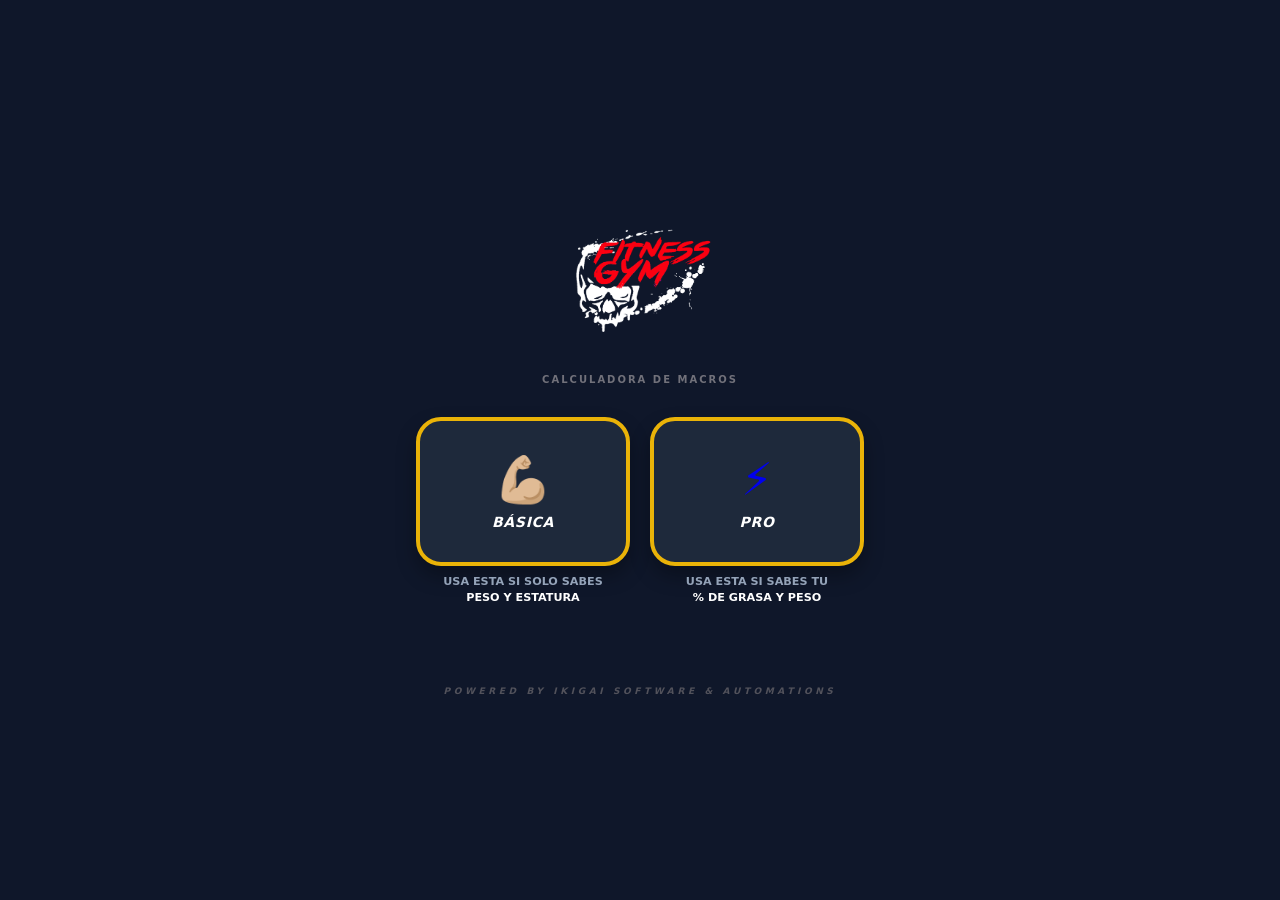
<file: index.html>
<!DOCTYPE html>
<html lang="es">
<head>
    <meta charset="UTF-8">
    <meta name="viewport" content="width=device-width, initial-scale=1.0, maximum-scale=1.0, user-scalable=yes">
    <title>Fitness Gym - Calculadora de Macros</title>
    <link rel="stylesheet" href="css/styles.css">
</head>
<body>
    <main class="menu-container">
        <div class="menu-content">
            
            <!-- Header: Solo logo -->
            <div class="menu-header">
                <img src="img/logoFitness.png" alt="Fitness Gym Logo" class="logo-img-main">
                <p class="logo-subtitle">Calculadora de Macros</p>
            </div>

            <!-- Grid de calculadoras -->
            <div class="calculadoras-grid">
                
                <!-- Calculadora Básica -->
                <div class="calculadora-card">
                    <a href="basica-paso1.html" class="card-link">
                        <span class="card-icon">💪🏼</span>
                        <span class="card-title">Básica</span>
                    </a>
                    <p class="card-description">
                        Usa esta si solo sabes <br />
                        <span class="highlight">peso y estatura</span>
                    </p>
                </div>

                <!-- Calculadora Pro -->
                <div class="calculadora-card">
                    <a href="pro-paso1.html" class="card-link">
                        <span class="card-icon">⚡</span>
                        <span class="card-title">Pro</span>
                    </a>
                    <p class="card-description">
                        Usa esta si sabes tu <br />
                        <span class="highlight">% de grasa y peso</span>
                    </p>
                </div>

            </div>

            <!-- Footer -->
            <div class="menu-footer">
                <p>powered by Ikigai Software & Automations</p>
            </div>

        </div>
    </main>
</body>
</html>
</file>
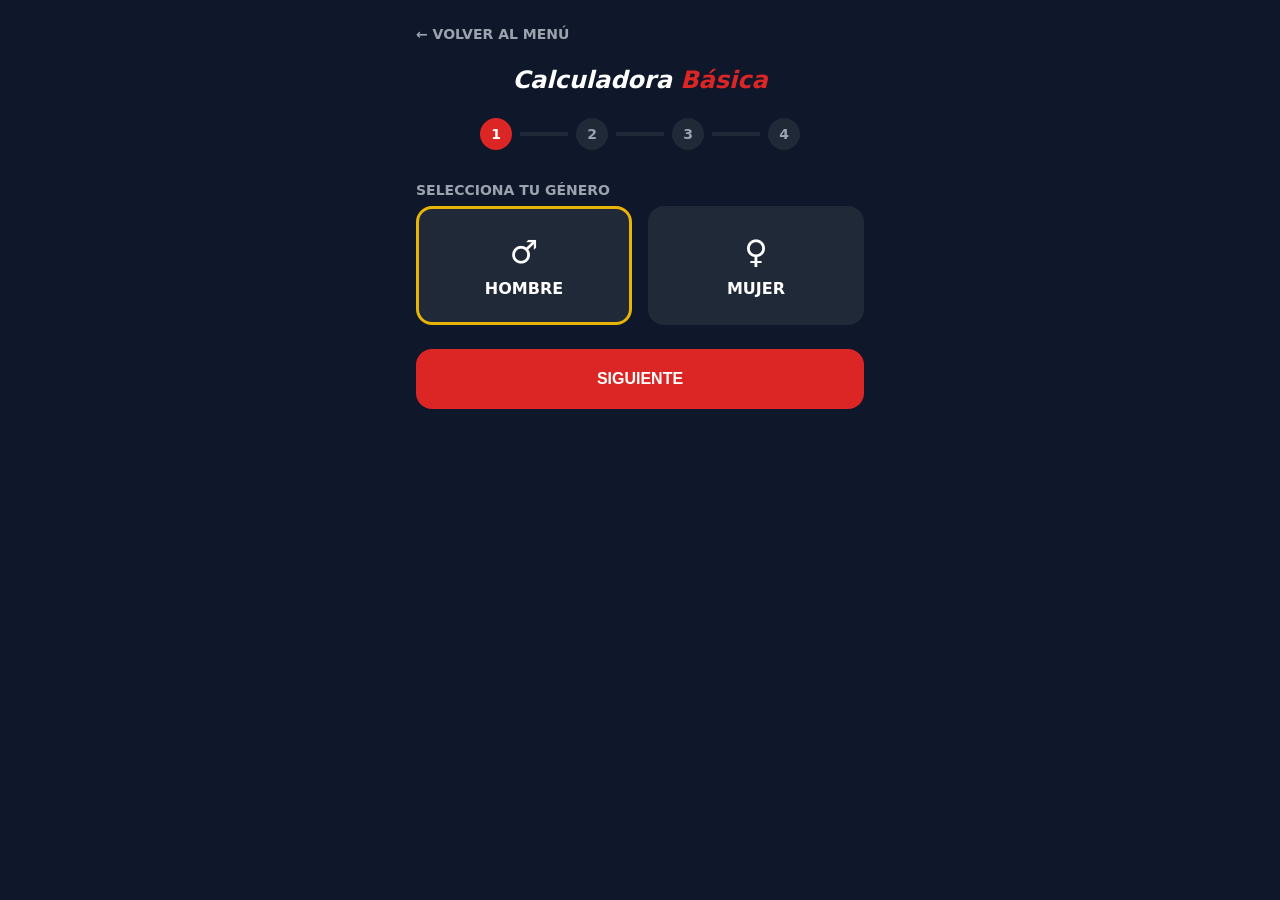
<file: basica-paso1.html>
<!DOCTYPE html>
<html lang="es">
<head>
    <meta charset="UTF-8">
    <meta name="viewport" content="width=device-width, initial-scale=1.0, maximum-scale=1.0, user-scalable=yes">
    <title>Calculadora Básica - Paso 1 | Fitness Gym</title>
    <link rel="stylesheet" href="css/styles.css">
</head>
<body>
    <div class="calculadora-container">
        <div class="calculadora-wrapper">
            
            <!-- Header -->
            <div class="calc-header">
                <a href="index.html" class="back-link">← Volver al menú</a>
                <h1 class="calc-title">
                    Calculadora <span class="calc-title-red">Básica</span>
                </h1>
                <!-- Barra de progreso -->
                <div class="progress-bar">
                    <div class="progress-step active">1</div>
                    <div class="progress-line"></div>
                    <div class="progress-step">2</div>
                    <div class="progress-line"></div>
                    <div class="progress-step">3</div>
                    <div class="progress-line"></div>
                    <div class="progress-step">4</div>
                </div>
            </div>

            <div class="form-group">
                <label class="form-label">Selecciona tu género</label>
                <div class="generos-grid">
                    <div class="genero-btn" id="btnHombre" onclick="seleccionarGenero('hombre')">
                        <div class="genero-icon">♂️</div>
                        <div class="genero-text">Hombre</div>
                    </div>
                    <div class="genero-btn" id="btnMujer" onclick="seleccionarGenero('mujer')">
                        <div class="genero-icon">♀️</div>
                        <div class="genero-text">Mujer</div>
                    </div>
                </div>
            </div>

            <button class="btn-principal" onclick="guardarYAvanzar()">Siguiente</button>
        </div>
    </div>

    <script>
        let generoSeleccionado = 'hombre';

        function seleccionarGenero(genero) {
            generoSeleccionado = genero;
            
            // Actualizar estilos visuales
            const btnHombre = document.getElementById('btnHombre');
            const btnMujer = document.getElementById('btnMujer');
            
            if (genero === 'hombre') {
                btnHombre.classList.add('active');
                btnMujer.classList.remove('active');
            } else {
                btnMujer.classList.add('active');
                btnHombre.classList.remove('active');
            }
        }

        // Seleccionar hombre por defecto
        seleccionarGenero('hombre');

        function guardarYAvanzar() {
            localStorage.setItem('basica_genero', generoSeleccionado);
            window.location.href = 'basica-paso2.html';
        }
    </script>
</body>
</html>
</file>
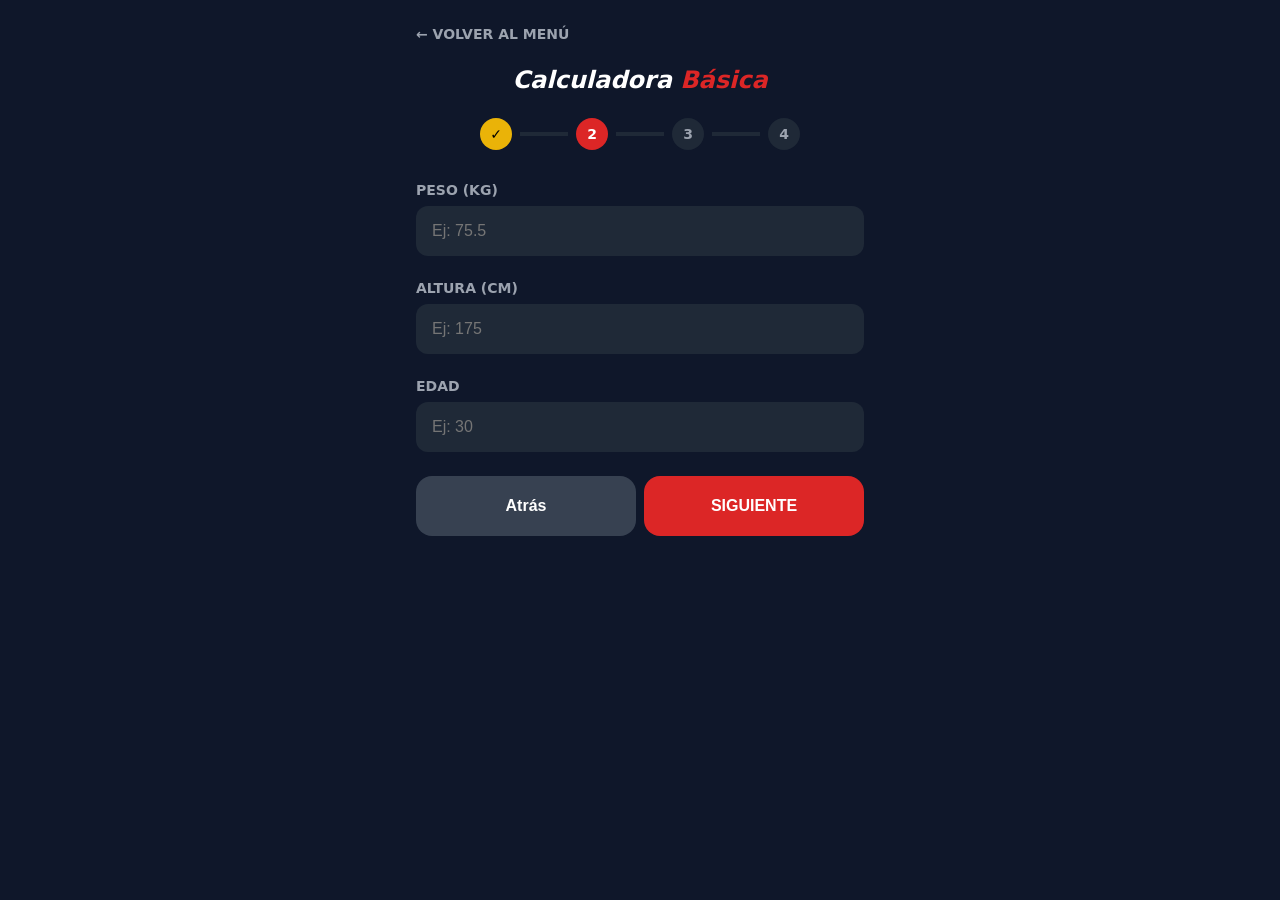
<file: basica-paso2.html>
<!DOCTYPE html>
<html lang="es">
<head>
    <meta charset="UTF-8">
    <meta name="viewport" content="width=device-width, initial-scale=1.0, maximum-scale=1.0, user-scalable=yes">
    <title>Calculadora Básica - Paso 2 | Fitness Gym</title>
    <link rel="stylesheet" href="css/styles.css">
</head>
<body>
    <div class="calculadora-container">
        <div class="calculadora-wrapper">
            
            <div class="calc-header">
                <a href="index.html" class="back-link">← Volver al menú</a>
                <h1 class="calc-title">
                    Calculadora <span class="calc-title-red">Básica</span>
                </h1>
                <div class="progress-bar">
                    <div class="progress-step done">✓</div>
                    <div class="progress-line"></div>
                    <div class="progress-step active">2</div>
                    <div class="progress-line"></div>
                    <div class="progress-step">3</div>
                    <div class="progress-line"></div>
                    <div class="progress-step">4</div>
                </div>
            </div>

            <div class="form-group">
                <label class="form-label">Peso (kg)</label>
                <input type="number" id="peso" class="form-input" placeholder="Ej: 75.5" step="0.1">
            </div>

            <div class="form-group">
                <label class="form-label">Altura (cm)</label>
                <input type="number" id="altura" class="form-input" placeholder="Ej: 175" step="0.1">
            </div>

            <div class="form-group">
                <label class="form-label">Edad</label>
                <input type="number" id="edad" class="form-input" placeholder="Ej: 30">
            </div>

            <div class="flex gap-2">
                <button class="btn-paso-atras w-1-3" onclick="volver()">Atrás</button>
                <button class="btn-paso-siguiente w-2-3" onclick="guardarYAvanzar()">Siguiente</button>
            </div>
        </div>
    </div>

    <script src="js/calculadora.js"></script>
    <script>
        function guardarYAvanzar() {
            const peso = document.getElementById('peso').value;
            const altura = document.getElementById('altura').value;
            const edad = document.getElementById('edad').value;

            if (!peso || !altura || !edad) {
                mostrarError('Por favor completa todos los campos para continuar.');
                return;
            }

            if (parseFloat(peso) < 20 || parseFloat(peso) > 300) {
                mostrarErrorRango('El peso', 20, 300);
                return;
            }

            if (parseFloat(altura) < 50 || parseFloat(altura) > 250) {
                mostrarErrorRango('La altura', 50, 250);
                return;
            }

            if (parseInt(edad) < 12 || parseInt(edad) > 120) {
                mostrarErrorRango('La edad', 12, 120);
                return;
            }

            localStorage.setItem('basica_peso', peso);
            localStorage.setItem('basica_altura', altura);
            localStorage.setItem('basica_edad', edad);

            window.location.href = 'basica-paso3.html';
        }

        function volver() {
            window.location.href = 'basica-paso1.html';
        }
    </script>
</body>
</html>
</file>
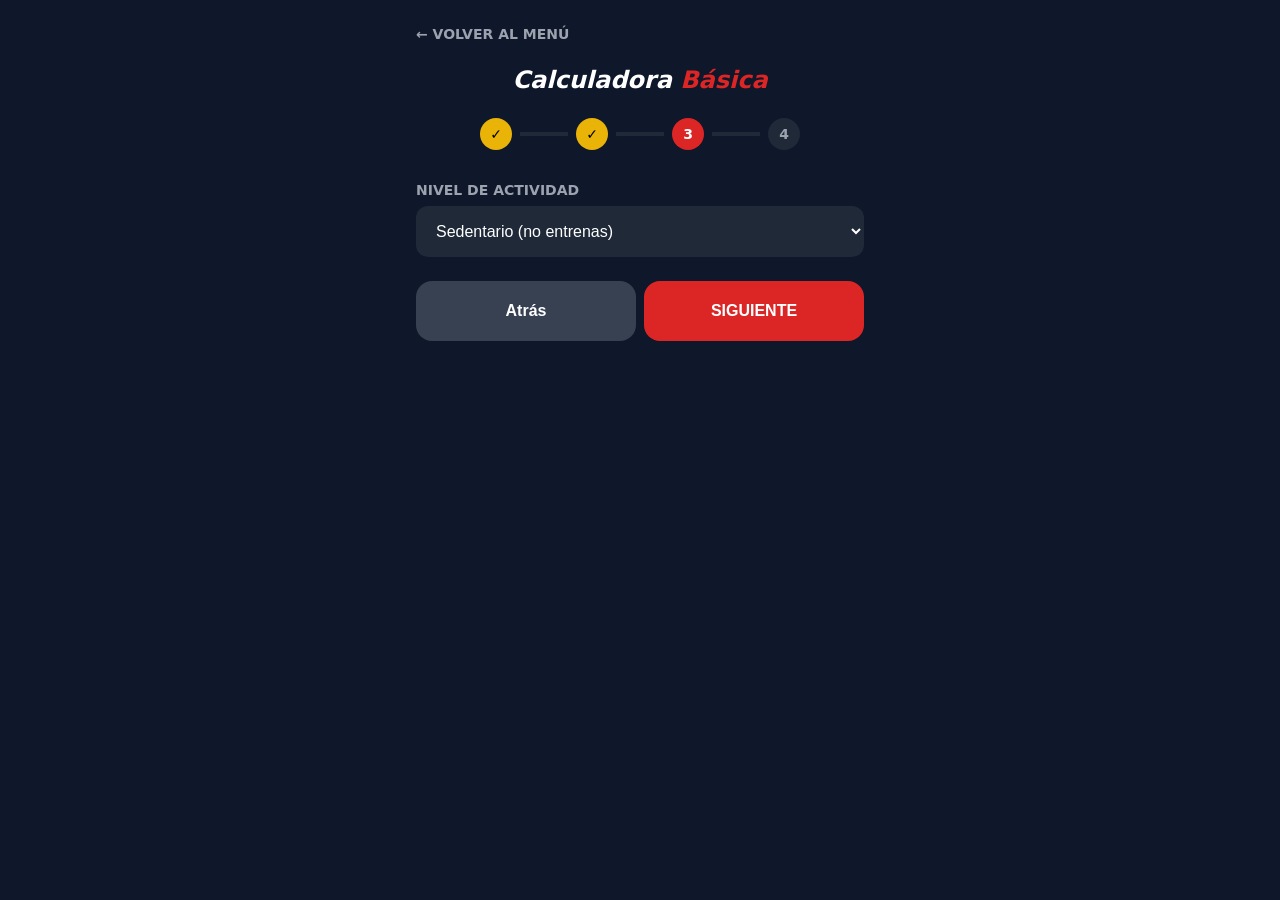
<file: basica-paso3.html>
<!DOCTYPE html>
<html lang="es">
<head>
    <meta charset="UTF-8">
    <meta name="viewport" content="width=device-width, initial-scale=1.0, maximum-scale=1.0, user-scalable=yes">
    <title>Calculadora Básica - Paso 3 | Fitness Gym</title>
    <link rel="stylesheet" href="css/styles.css">
</head>
<body>
    <div class="calculadora-container">
        <div class="calculadora-wrapper">
            
            <!-- Header -->
            <div class="calc-header">
                <a href="index.html" class="back-link">← Volver al menú</a>
                <h1 class="calc-title">
                    Calculadora <span class="calc-title-red">Básica</span>
                </h1>
                <!-- Barra de progreso -->
                <div class="progress-bar">
                    <div class="progress-step done">✓</div>
                    <div class="progress-line"></div>
                    <div class="progress-step done">✓</div>
                    <div class="progress-line"></div>
                    <div class="progress-step active">3</div>
                    <div class="progress-line"></div>
                    <div class="progress-step">4</div>
                </div>
            </div>

            <div class="form-group">
                <label class="form-label">Nivel de actividad</label>
                <select id="actividad" class="form-select">
                    <option value="sedentario">Sedentario (no entrenas)</option>
                    <option value="ligero">Ligero (1-2 días gym)</option>
                    <option value="moderado">Moderado (3-4 días)</option>
                    <option value="activo">Activo (5-6 días)</option>
                    <option value="muy_activo">Muy activo (entrenamiento intenso)</option>
                </select>
            </div>

            <div class="flex gap-2">
                <button class="btn-paso-atras w-1-3" onclick="volver()">Atrás</button>
                <button class="btn-paso-siguiente w-2-3" onclick="guardarYAvanzar()">Siguiente</button>
            </div>
        </div>
    </div>

    <script>
        function guardarYAvanzar() {
            const actividad = document.getElementById('actividad').value;
            localStorage.setItem('basica_actividad', actividad);
            window.location.href = 'basica-paso4.html';
        }

        function volver() {
            window.location.href = 'basica-paso2.html';
        }
    </script>
</body>
</html>
</file>
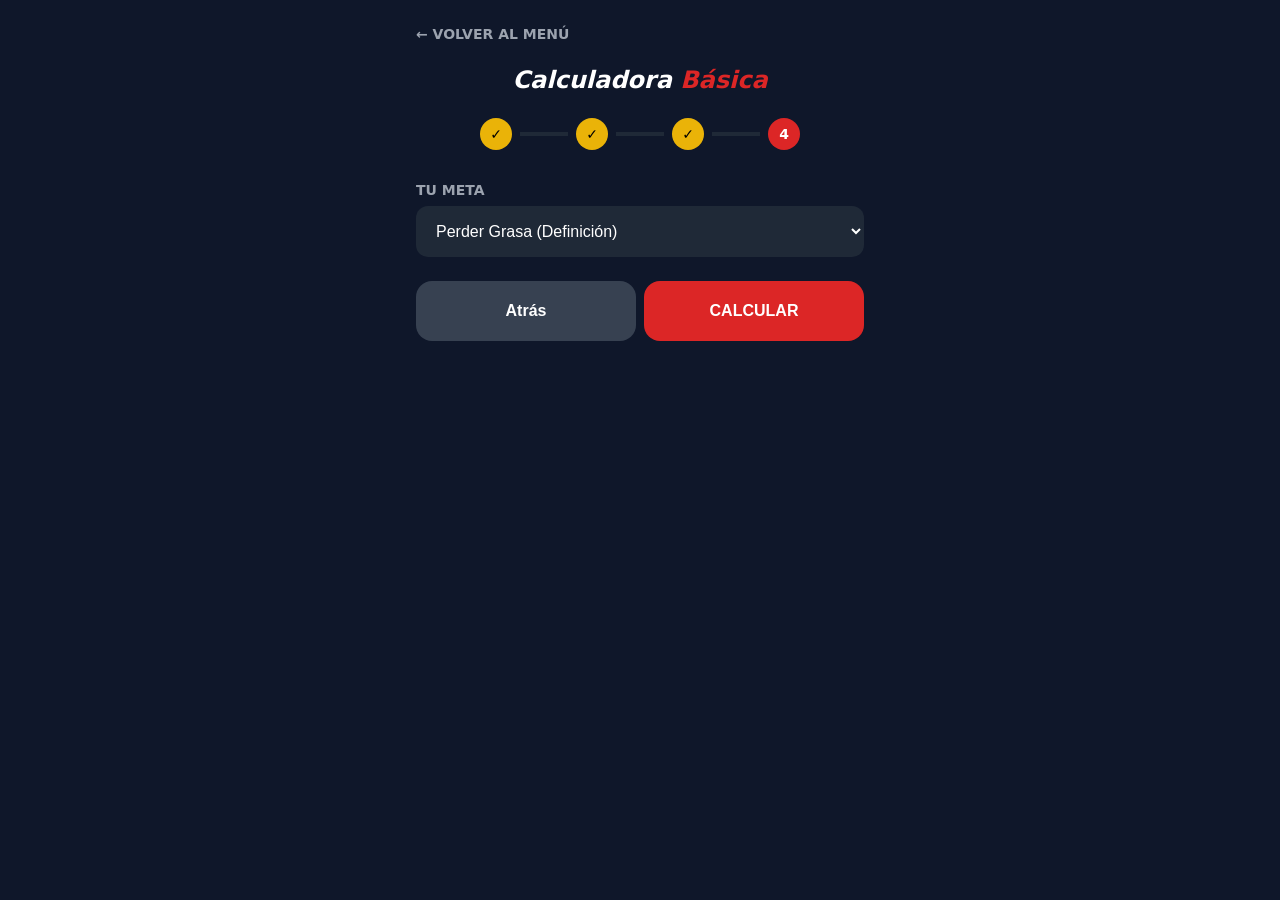
<file: basica-paso4.html>
<!DOCTYPE html>
<html lang="es">
<head>
    <meta charset="UTF-8">
    <meta name="viewport" content="width=device-width, initial-scale=1.0, maximum-scale=1.0, user-scalable=yes">
    <title>Calculadora Básica - Paso 4 | Fitness Gym</title>
    <link rel="stylesheet" href="css/styles.css">
</head>
<body>
    <div class="calculadora-container">
        <div class="calculadora-wrapper">
            
            <!-- Header -->
            <div class="calc-header">
                <a href="index.html" class="back-link">← Volver al menú</a>
                <h1 class="calc-title">
                    Calculadora <span class="calc-title-red">Básica</span>
                </h1>
                <!-- Barra de progreso -->
                <div class="progress-bar">
                    <div class="progress-step done">✓</div>
                    <div class="progress-line"></div>
                    <div class="progress-step done">✓</div>
                    <div class="progress-line"></div>
                    <div class="progress-step done">✓</div>
                    <div class="progress-line"></div>
                    <div class="progress-step active">4</div>
                </div>
            </div>

            <div class="form-group">
                <label class="form-label">Tu meta</label>
                <select id="objetivo" class="form-select">
                    <option value="perder">Perder Grasa (Definición)</option>
                    <option value="recomposicion">Recomposición (Gana músculo / pierde grasa)</option>
                    <option value="ganar">Ganar Masa Muscular (Volumen)</option>
                </select>
            </div>

            <div class="flex gap-2">
                <button class="btn-paso-atras w-1-3" onclick="volver()">Atrás</button>
                <button class="btn-paso-siguiente w-2-3" onclick="calcularYAvanzar()">Calcular</button>
            </div>
        </div>
    </div>

    <script>
        function calcularYAvanzar() {
            const objetivo = document.getElementById('objetivo').value;
            localStorage.setItem('basica_objetivo', objetivo);
            
            // Recuperar todos los datos
            const genero = localStorage.getItem('basica_genero');
            const peso = localStorage.getItem('basica_peso');
            const altura = localStorage.getItem('basica_altura');
            const edad = localStorage.getItem('basica_edad');
            const actividad = localStorage.getItem('basica_actividad');
            
            // Construir URL con los datos
            const url = `basica-resultado.html?genero=${genero}&peso=${peso}&altura=${altura}&edad=${edad}&actividad=${actividad}&objetivo=${objetivo}`;
            window.location.href = url;
        }

        function volver() {
            window.location.href = 'basica-paso3.html';
        }
    </script>
</body>
</html>
</file>
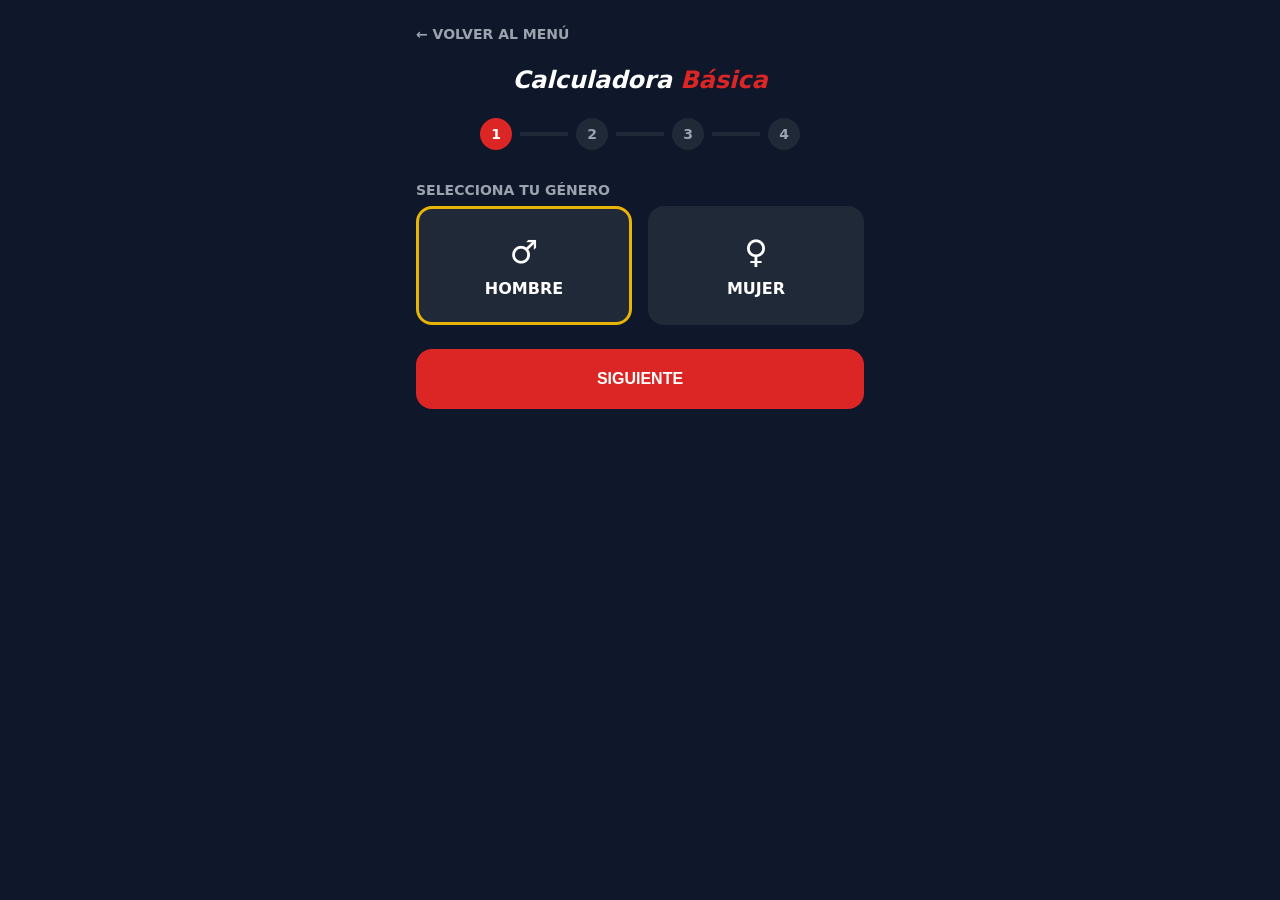
<file: basica-resultado.html>
<!DOCTYPE html>
<html lang="es">
<head>
    <meta charset="UTF-8">
    <meta name="viewport" content="width=device-width, initial-scale=1.0, maximum-scale=1.0, user-scalable=yes">
    <title>Resultados - Calculadora Básica | Fitness Gym</title>
    <link rel="stylesheet" href="css/styles.css">
</head>
<body>
    <div class="calculadora-container">
        <div class="calculadora-wrapper">
            
            <div class="calc-header">
                <a href="index.html" class="back-link">← Volver al menú</a>
                <h1 class="calc-title">
                    Tus <span class="calc-title-red">Resultados</span>
                </h1>
            </div>

            <div id="resultados">
                <div class="resultado-card">
                    <p class="resultado-label">Consumo Diario Sugerido</p>
                    <h2 class="resultado-valor" id="caloriasValor">0</h2>
                    <p class="resultado-unidad">Calorías</p>
                </div>

                <div class="macro-item blue style="cursor: pointer;" onclick="mostrarAlimentos('proteinas')">
                    <span class="macro-label">🥩 Proteínas</span>
                    <b class="macro-value" id="proteinasValor">0g</b>
                </div>
                <div class="macro-item green" style="cursor: pointer;" onclick="mostrarAlimentos('carbohidratos')">
                    <span class="macro-label">🍚 Carbohidratos</span>
                    <b class="macro-value" id="carbohidratosValor">0g</b>
                </div>
                <div class="macro-item red" style="cursor: pointer;" onclick="mostrarAlimentos('grasas')">
                    <span class="macro-label">🥑 Grasas</span>
                    <b class="macro-value" id="grasasValor">0g</b>
                </div>

                <button class="btn-principal" onclick="reiniciar()">← Nueva Estimación</button>

                <p class="text-center mt-4" style="cursor: pointer; color: #6b7280; font-size: 0.75rem; text-decoration: underline;" onclick="mostrarModal()">
                    Este cálculo es un punto de partida, no una verdad absoluta. 
                    <span style="color: #dc2626; font-weight: bold;">Haz clic aquí para saber más.</span>
                </p>
            </div>
        </div>
    </div>

    <!-- Modal -->
    <div id="modal" class="modal-overlay" style="display: none;">
        <div class="modal-content">
            <h3 class="modal-title">¿Por qué es una estimación?</h3>
            <div class="modal-body">
                <p><b>• Composición Corporal:</b> No distingue grasa vs músculo.</p>
                <p><b>• Salud Metabólica:</b> Factores hormonales afectan el gasto.</p>
                <p><b>• Bio-individualidad:</b> Variaciones de hasta 20%.</p>
                <p><b>• Adherencia:</b> Un plan real considera gustos personales.</p>
            </div>
            <button class="modal-btn" onclick="cerrarModal()">Entendido</button>
        </div>
    </div>

    <script>
        function calcular() {
            // Obtener parámetros de la URL
            const params = new URLSearchParams(window.location.search);
            const genero = params.get('genero') || 'hombre';
            const peso = parseFloat(params.get('peso'));
            const altura = parseFloat(params.get('altura'));
            const edad = parseInt(params.get('edad'));
            const actividad = params.get('actividad') || 'sedentario';
            const objetivo = params.get('objetivo') || 'perder';

            // Validar
            if (!peso || !altura || !edad) {
                alert('Error: Faltan datos. Volviendo al inicio.');
                window.location.href = 'basica-paso1.html';
                return;
            }

            // Mifflin-St Jeor
            let tmb;
            if (genero === 'hombre') {
                tmb = 10 * peso + 6.25 * altura - 5 * edad + 5;
            } else {
                tmb = 10 * peso + 6.25 * altura - 5 * edad - 161;
            }

            // Factor de actividad
            const actividadMap = {
                'sedentario': 1.2,
                'ligero': 1.375,
                'moderado': 1.55,
                'activo': 1.725,
                'muy_activo': 1.9
            };

            let calorias = tmb * (actividadMap[actividad] || 1.2);

            // Ajuste por objetivo
            if (objetivo === 'perder') calorias *= 0.8;
            if (objetivo === 'ganar') calorias *= 1.15;
            calorias = Math.round(calorias);

            // Macros
            const proteinas = Math.round(peso * 2);
            const grasas = Math.round(peso * 0.8);
            const caloriasRestantes = calorias - (proteinas * 4 + grasas * 9);
            const carbs = Math.round(caloriasRestantes / 4);

            // Mostrar
            document.getElementById('caloriasValor').innerText = calorias;
            document.getElementById('proteinasValor').innerText = proteinas + 'g';
            document.getElementById('carbohidratosValor').innerText = carbs + 'g';
            document.getElementById('grasasValor').innerText = grasas + 'g';
        }

        function reiniciar() {
            window.location.href = 'basica-paso1.html';
        }

        function mostrarModal() {
            document.getElementById('modal').style.display = 'flex';
            document.body.style.overflow = 'hidden';
        }

        function cerrarModal() {
            document.getElementById('modal').style.display = 'none';
            document.body.style.overflow = 'auto';
        }

        // Ejecutar cálculo al cargar
        calcular();

        // Cerrar modal si se clickea fuera
        document.getElementById('modal').addEventListener('click', function(e) {
            if (e.target === this) {
                cerrarModal();
            }
        });


// Base de datos de alimentos
const alimentosDB = {
    proteinas: {
        titulo: "🥩 Fuentes de Proteína",
        alimentos: [
            { nombre: "Pechuga de pollo", cantidad: "31g", detalle: "por 100g - baja en grasa" },
            { nombre: "Huevos", cantidad: "7g", detalle: "por unidad - proteína completa" },
            { nombre: "Pescado (salmón/atún)", cantidad: "25g", detalle: "por 100g - rico en omega-3" },
            { nombre: "Carne magra (res/cerdo)", cantidad: "26g", detalle: "por 100g - elige cortes magros" },
            { nombre: "Lentejas/garbanzos", cantidad: "9g", detalle: "por 100g - para vegetarianos" },
            { nombre: "Yogur griego", cantidad: "10g", detalle: "por 100g - probióticos" },
            { nombre: "Requesón", cantidad: "11g", detalle: "por 100g - bajo en grasa" },
            { nombre: "Proteína de suero (whey)", cantidad: "24g", detalle: "por scoop - post-entreno" }
        ],
        tips: "💡 Distribuye tu proteína en 4-5 comidas al día para mejor absorción. Aprox 30-40g por comida."
    },
    carbohidratos: {
        titulo: "🍚 Fuentes de Carbohidratos",
        alimentos: [
            { nombre: "Arroz integral", cantidad: "23g", detalle: "por 100g - fibra y energía lenta" },
            { nombre: "Avena", cantidad: "66g", detalle: "por 100g - ideal para desayuno" },
            { nombre: "Papa/boniato", cantidad: "20g", detalle: "por 100g - vitaminas y fibra" },
            { nombre: "Pan integral", cantidad: "41g", detalle: "por 100g - elige 100% integral" },
            { nombre: "Pasta integral", cantidad: "30g", detalle: "por 100g - energía para entrenar" },
            { nombre: "Quinoa", cantidad: "21g", detalle: "por 100g - proteína vegetal" },
            { nombre: "Frutas", cantidad: "15g", detalle: "por pieza - vitaminas y fibra" },
            { nombre: "Legumbres", cantidad: "20g", detalle: "por 100g - fibra y proteína" }
        ],
        tips: "💡 Los carbohidratos son tu principal fuente de energía. Consúmelos antes y después del entrenamiento."
    },
    grasas: {
        titulo: "🥑 Fuentes de Grasas Saludables",
        alimentos: [
            { nombre: "Aguacate", cantidad: "15g", detalle: "por 100g - grasas monoinsaturadas" },
            { nombre: "Nueces/almendras", cantidad: "52g", detalle: "por 100g - omega-3 y vitamina E" },
            { nombre: "Aceite de oliva", cantidad: "14g", detalle: "por cucharada - corazón saludable" },
            { nombre: "Salmón", cantidad: "13g", detalle: "por 100g - omega-3" },
            { nombre: "Semillas de chía", cantidad: "31g", detalle: "por 100g - fibra y omega-3" },
            { nombre: "Mantequilla de maní", cantidad: "8g", detalle: "por cucharada - proteína vegetal" },
            { nombre: "Queso", cantidad: "33g", detalle: "por 100g - elige versiones bajas en grasa" },
            { nombre: "Huevos (yema)", cantidad: "5g", detalle: "por unidad - vitaminas liposolubles" }
        ],
        tips: "💡 Las grasas saludables son esenciales para tus hormonas. Prioriza fuentes naturales como aguacate y frutos secos."
    }
};

function mostrarAlimentos(tipo) {
    const data = alimentosDB[tipo];
    if (!data) return;

    // Crear modal
    const modal = document.createElement('div');
    modal.className = 'modal-alimentos-overlay';
    modal.id = 'modalAlimentos';
    
    let alimentosHTML = '';
    for (const item of data.alimentos) {
        alimentosHTML += `
            <div class="alimento-item">
                <div class="alimento-nombre">${item.nombre}</div>
                <div class="alimento-info">
                    <div class="alimento-cantidad">${item.cantidad}</div>
                    <div class="alimento-detalle">${item.detalle}</div>
                </div>
            </div>
        `;
    }
    
    modal.innerHTML = `
        <div class="modal-alimentos-content">
            <div class="modal-alimentos-header">
                <div class="modal-alimentos-title">${data.titulo}</div>
                <button class="modal-alimentos-close" onclick="cerrarModalAlimentos()">✕</button>
            </div>
            <div class="modal-alimentos-body">
                ${alimentosHTML}
                <div class="alimento-tip">
                    <span>📌 Tip nutricional:</span><br>
                    ${data.tips}
                </div>
            </div>
        </div>
    `;
    
    document.body.appendChild(modal);
    document.body.style.overflow = 'hidden';
    
    // Cerrar al hacer clic fuera
    modal.addEventListener('click', function(e) {
        if (e.target === modal) {
            cerrarModalAlimentos();
        }
    });
}

function cerrarModalAlimentos() {
    const modal = document.getElementById('modalAlimentos');
    if (modal) {
        modal.remove();
        document.body.style.overflow = 'auto';
    }
}
        
    </script>
    
</body>
</html>
</file>
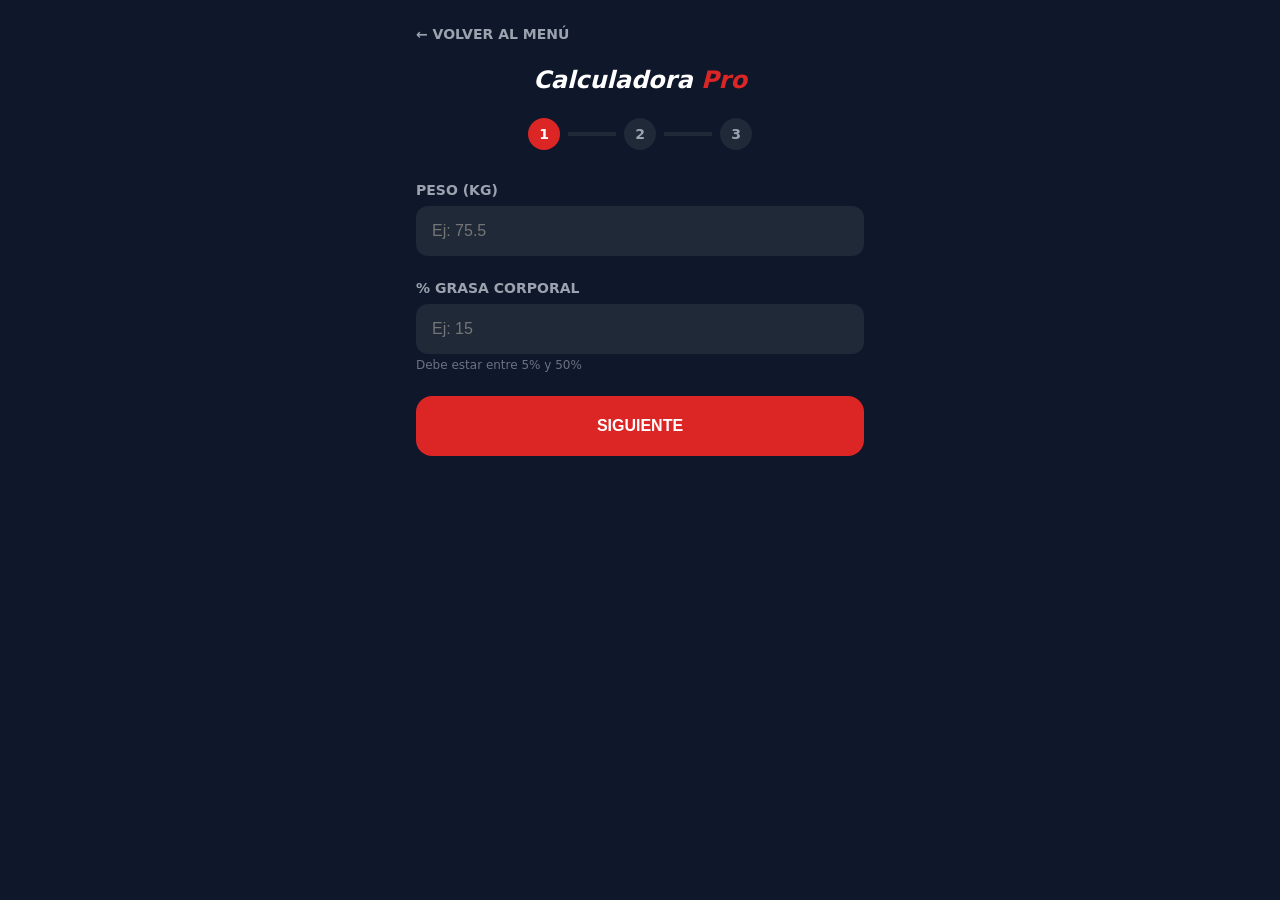
<file: pro-paso1.html>
<!DOCTYPE html>
<html lang="es">
<head>
    <meta charset="UTF-8">
    <meta name="viewport" content="width=device-width, initial-scale=1.0, maximum-scale=1.0, user-scalable=yes">
    <title>Calculadora Pro - Paso 1 | Fitness Gym</title>
    <link rel="stylesheet" href="css/styles.css">
</head>
<body>
    <div class="calculadora-container">
        <div class="calculadora-wrapper">
            
            <div class="calc-header">
                <a href="index.html" class="back-link">← Volver al menú</a>
                <h1 class="calc-title">
                    Calculadora <span class="calc-title-red">Pro</span>
                </h1>
                <div class="progress-bar">
                    <div class="progress-step active">1</div>
                    <div class="progress-line"></div>
                    <div class="progress-step">2</div>
                    <div class="progress-line"></div>
                    <div class="progress-step">3</div>
                </div>
            </div>

            <div class="form-group">
                <label class="form-label">Peso (kg)</label>
                <input type="number" id="peso" class="form-input" placeholder="Ej: 75.5" step="0.1">
            </div>

            <div class="form-group">
                <label class="form-label">% Grasa corporal</label>
                <input type="number" id="grasa" class="form-input" placeholder="Ej: 15" step="0.1">
                <p class="form-hint">Debe estar entre 5% y 50%</p>
            </div>

            <button class="btn-principal" onclick="guardarYAvanzar()">Siguiente</button>
        </div>
    </div>

    <script src="js/calculadora.js"></script>
    <script>
        function guardarYAvanzar() {
            const peso = document.getElementById('peso').value;
            const grasa = document.getElementById('grasa').value;

            if (!peso || !grasa) {
                mostrarError('Por favor completa todos los campos para continuar.');
                return;
            }

            const grasaNum = parseFloat(grasa);
            if (grasaNum < 5 || grasaNum > 50) {
                mostrarErrorRango('El % de grasa corporal', 5, 50);
                return;
            }

            localStorage.setItem('pro_peso', peso);
            localStorage.setItem('pro_grasa', grasa);
            window.location.href = 'pro-paso2.html';
        }
    </script>
</body>
</html>
</file>
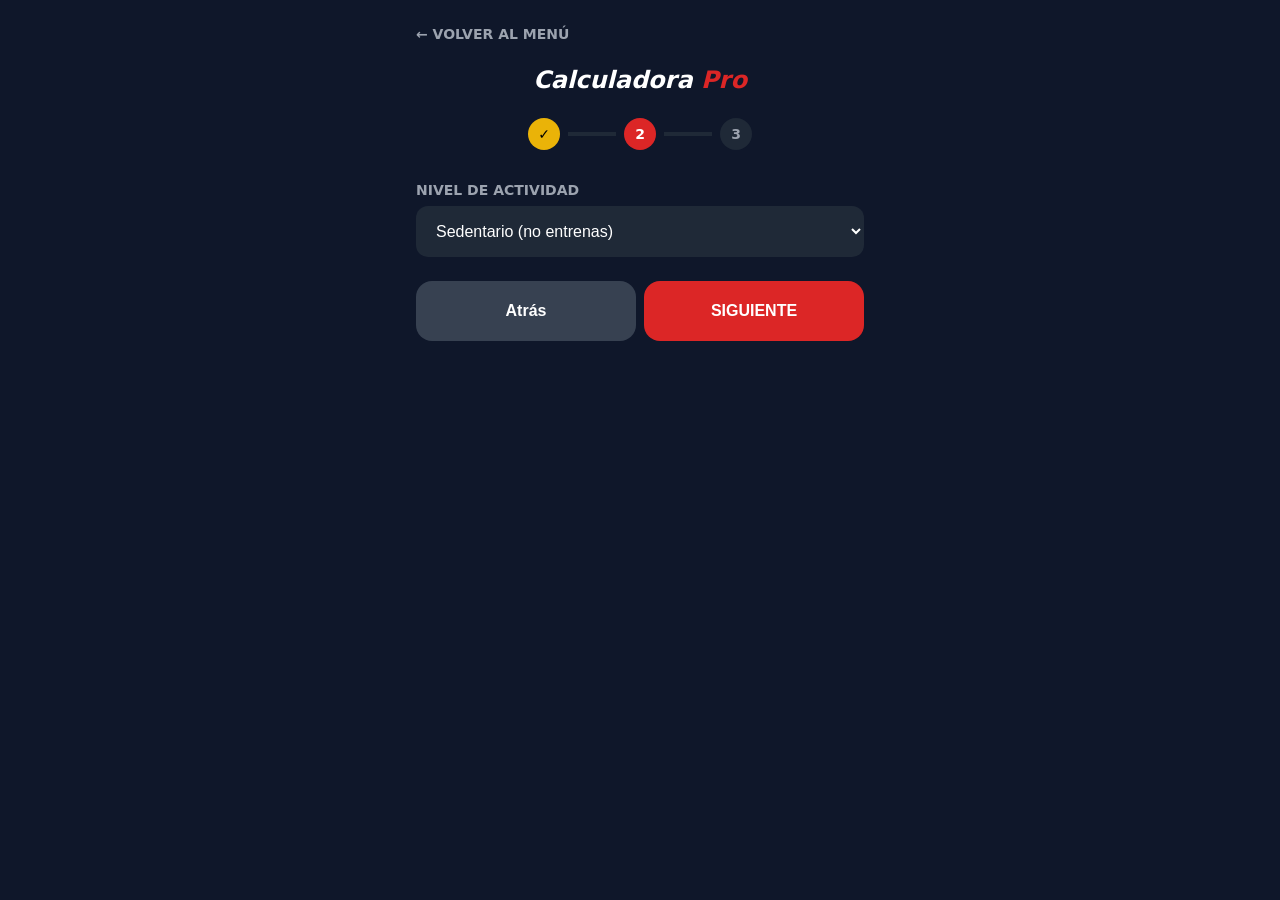
<file: pro-paso2.html>
<!DOCTYPE html>
<html lang="es">
<head>
    <meta charset="UTF-8">
    <meta name="viewport" content="width=device-width, initial-scale=1.0, maximum-scale=1.0, user-scalable=yes">
    <title>Calculadora Pro - Paso 2 | Fitness Gym</title>
    <link rel="stylesheet" href="css/styles.css">
</head>
<body>
    <div class="calculadora-container">
        <div class="calculadora-wrapper">
            
            <!-- Header -->
            <div class="calc-header">
                <a href="index.html" class="back-link">← Volver al menú</a>
                <h1 class="calc-title">
                    Calculadora <span class="calc-title-red">Pro</span>
                </h1>
                <!-- Barra de progreso -->
                <div class="progress-bar">
                    <div class="progress-step done">✓</div>
                    <div class="progress-line"></div>
                    <div class="progress-step active">2</div>
                    <div class="progress-line"></div>
                    <div class="progress-step">3</div>
                </div>
            </div>

            <div class="form-group">
                <label class="form-label">Nivel de actividad</label>
                <select id="actividad" class="form-select">
                    <option value="1.2">Sedentario (no entrenas)</option>
                    <option value="1.375">Ligero (1-2 días gym)</option>
                    <option value="1.55">Moderado (3-4 días)</option>
                    <option value="1.725">Alto (5-6 días)</option>
                    <option value="1.9">Muy alto (entrenamiento intenso)</option>
                </select>
            </div>

            <div class="flex gap-2  style="align-items: stretch;">
                <button class="btn-paso-atras w-1-3" onclick="volver()">Atrás</button>
                <button class="btn-paso-siguiente w-2-3" onclick="guardarYAvanzar()">Siguiente</button>
            </div>
        </div>
    </div>

    <script>
        function guardarYAvanzar() {
            const actividad = document.getElementById('actividad').value;
            localStorage.setItem('pro_actividad', actividad);
            window.location.href = 'pro-paso3.html';
        }

        function volver() {
            window.location.href = 'pro-paso1.html';
        }
    </script>
</body>
</html>
</file>
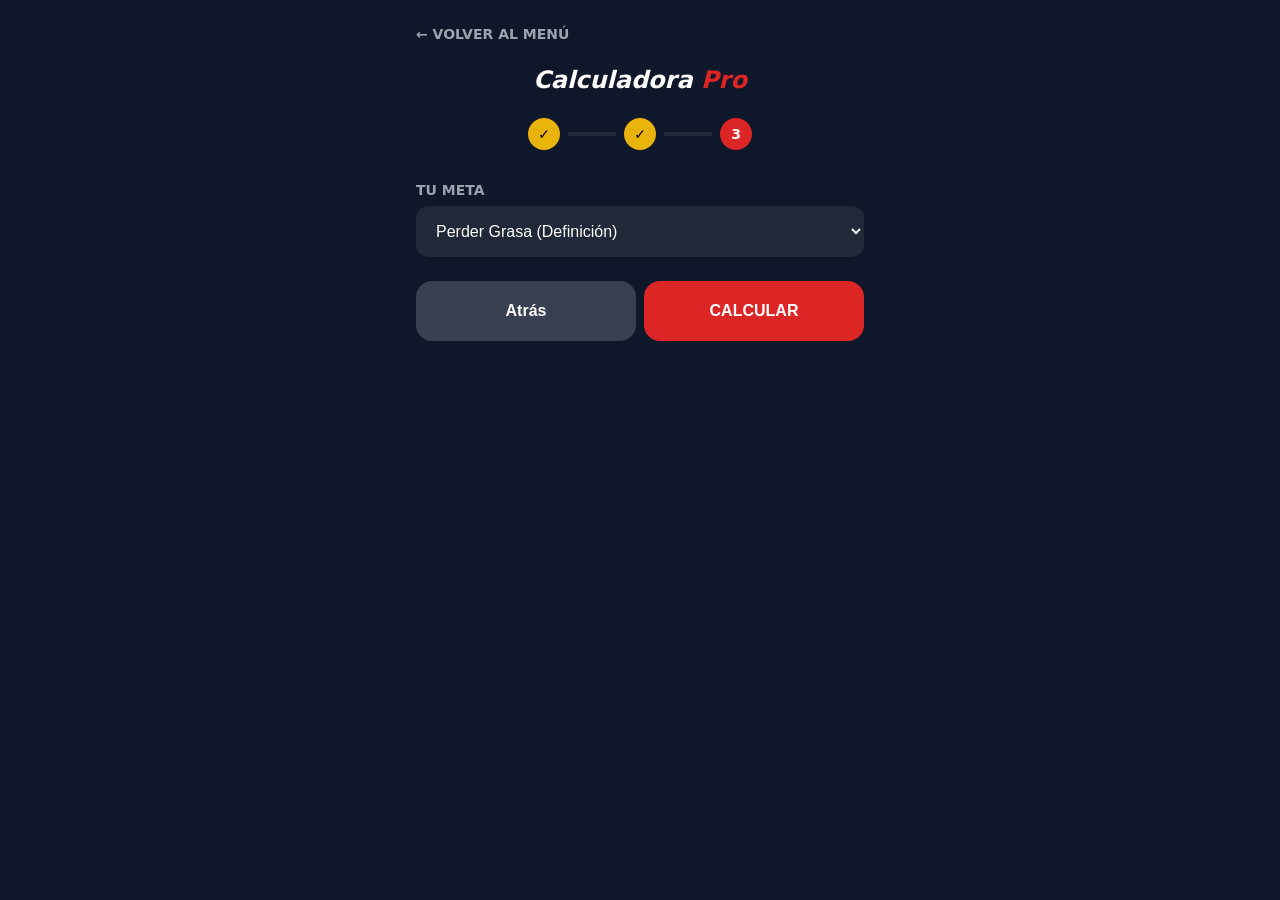
<file: pro-paso3.html>
<!DOCTYPE html>
<html lang="es">
<head>
    <meta charset="UTF-8">
    <meta name="viewport" content="width=device-width, initial-scale=1.0, maximum-scale=1.0, user-scalable=yes">
    <title>Calculadora Pro - Paso 3 | Fitness Gym</title>
    <link rel="stylesheet" href="css/styles.css">
</head>
<body>
    <div class="calculadora-container">
        <div class="calculadora-wrapper">
            
            <!-- Header -->
            <div class="calc-header">
                <a href="index.html" class="back-link">← Volver al menú</a>
                <h1 class="calc-title">
                    Calculadora <span class="calc-title-red">Pro</span>
                </h1>
                <!-- Barra de progreso -->
                <div class="progress-bar">
                    <div class="progress-step done">✓</div>
                    <div class="progress-line"></div>
                    <div class="progress-step done">✓</div>
                    <div class="progress-line"></div>
                    <div class="progress-step active">3</div>
                </div>
            </div>

            <div class="form-group">
                <label class="form-label">Tu meta</label>
                <select id="objetivo" class="form-select">
                    <option value="perder">Perder Grasa (Definición)</option>
                    <option value="recomposicion">Recomposición (Gana músculo / pierde grasa)</option>
                    <option value="ganar">Ganar Masa Muscular (Volumen)</option>
                </select>
            </div>

            <div class="flex gap-2">
                <button class="btn-paso-atras w-1-3" onclick="volver()">Atrás</button>
                <button class="btn-paso-siguiente w-2-3" onclick="calcularYAvanzar()">Calcular</button>
            </div>
        </div>
    </div>

    <script>
        function calcularYAvanzar() {
            const objetivo = document.getElementById('objetivo').value;
            localStorage.setItem('pro_objetivo', objetivo);
            
            // Recuperar todos los datos
            const peso = localStorage.getItem('pro_peso');
            const grasa = localStorage.getItem('pro_grasa');
            const actividad = localStorage.getItem('pro_actividad');
            
            // Construir URL con los datos
            const url = `pro-resultado.html?peso=${peso}&grasa=${grasa}&actividad=${actividad}&objetivo=${objetivo}`;
            window.location.href = url;
        }

        function volver() {
            window.location.href = 'pro-paso2.html';
        }
    </script>
</body>
</html>
</file>
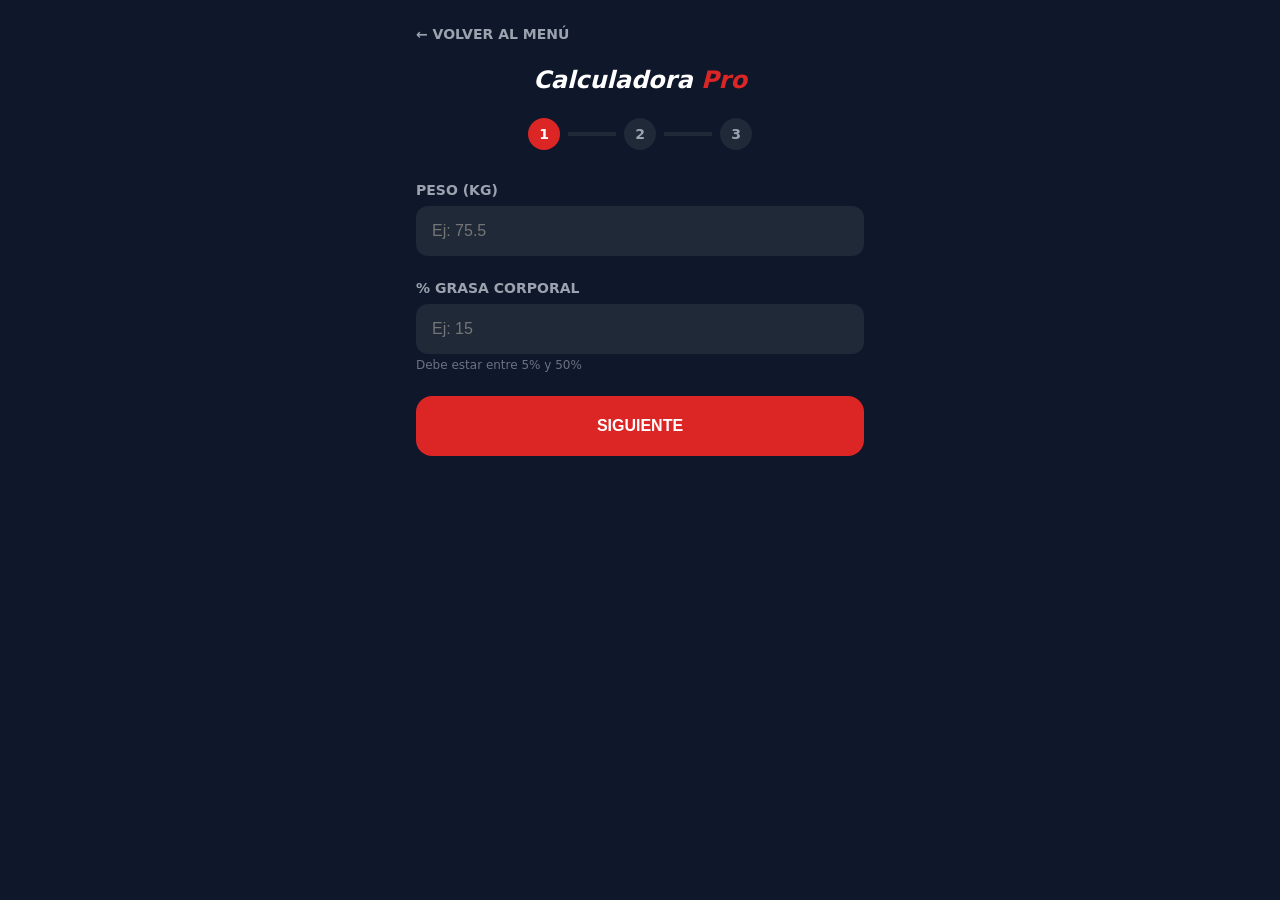
<file: pro-resultado.html>
<!DOCTYPE html>
<html lang="es">
<head>
    <meta charset="UTF-8">
    <meta name="viewport" content="width=device-width, initial-scale=1.0, maximum-scale=1.0, user-scalable=yes">
    <title>Resultados - Calculadora Pro | Fitness Gym</title>
    <link rel="stylesheet" href="css/styles.css">
</head>
<body>
    <div class="calculadora-container">
        <div class="calculadora-wrapper">
            
            <div class="calc-header">
                <a href="index.html" class="back-link">← Volver al menú</a>
                <h1 class="calc-title">
                    Tus <span class="calc-title-red">Resultados</span>
                </h1>
            </div>

            <div id="resultados">
                <div class="resultado-card">
                    <p class="resultado-label">Consumo Diario Sugerido</p>
                    <h2 class="resultado-valor" id="caloriasValor">0</h2>
                    <p class="resultado-unidad">Calorías</p>
                </div>

                <div class="macro-item blue" style="cursor: pointer;" onclick="mostrarAlimentos('proteinas')">
                    <span class="macro-label">🥩 Proteínas</span>
                    <b class="macro-value" id="proteinasValor">0g</b>
                </div>
                <div class="macro-item green" style="cursor: pointer;" onclick="mostrarAlimentos('carbohidratos')">
                    <span class="macro-label">🍚 Carbohidratos</span>
                    <b class="macro-value" id="carbohidratosValor">0g</b>
                </div>
                <div class="macro-item red" style="cursor: pointer;" onclick="mostrarAlimentos('grasas')">
                    <span class="macro-label">🥑 Grasas</span>
                    <b class="macro-value" id="grasasValor">0g</b>
                </div>

                <button class="btn-principal" onclick="reiniciar()">← Nueva Estimación</button>

                <p class="text-center mt-4" style="cursor: pointer; color: #6b7280; font-size: 0.75rem; text-decoration: underline;" onclick="mostrarModal()">
                    Este cálculo es más preciso, pero sigue siendo una estimación. 
                    <span style="color: #dc2626; font-weight: bold;">Haz clic aquí para saber más.</span>
                </p>
            </div>
        </div>
    </div>

    <!-- Modal -->
    <div id="modal" class="modal-overlay" style="display: none;">
        <div class="modal-content">
            <h3 class="modal-title">¿Por qué sigue siendo una estimación?</h3>
            <div class="modal-body">
                <p><b>• % Grasa:</b> Puede tener error según la báscula.</p>
                <p><b>• Hidratación:</b> Afecta la medición corporal.</p>
                <p><b>• Adaptación metabólica:</b> Tu cuerpo cambia con el tiempo.</p>
                <p><b>• Precisión clínica:</b> Solo métodos como DEXA son exactos.</p>
            </div>
            <button class="modal-btn" onclick="cerrarModal()">Entendido</button>
        </div>
    </div>

    <script>
        function calcular() {
            // Obtener parámetros de la URL
            const params = new URLSearchParams(window.location.search);
            const peso = parseFloat(params.get('peso'));
            const grasa = parseFloat(params.get('grasa'));
            const actividad = parseFloat(params.get('actividad'));
            const objetivo = params.get('objetivo') || 'perder';

            // Validar
            if (!peso || !grasa || !actividad) {
                alert('Error: Faltan datos. Volviendo al inicio.');
                window.location.href = 'pro-paso1.html';
                return;
            }

            // Katch-McArdle
            const masaMagra = peso * (1 - grasa / 100);
            let calorias = 370 + (21.6 * masaMagra);
            calorias *= actividad;

            if (objetivo === 'perder') calorias *= 0.8;
            if (objetivo === 'ganar') calorias *= 1.15;
            calorias = Math.round(calorias);

            // Macros
            let proteinas, grasasMacro;
            if (objetivo === 'perder') {
                proteinas = peso * 2.3;
                grasasMacro = peso * 0.7;
            } else if (objetivo === 'recomposicion') {
                proteinas = peso * 2.2;
                grasasMacro = peso * 0.8;
            } else {
                proteinas = peso * 1.8;
                grasasMacro = peso * 1;
            }

            proteinas = Math.round(proteinas);
            grasasMacro = Math.round(grasasMacro);

            const caloriasRestantes = calorias - (proteinas * 4 + grasasMacro * 9);
            const carbs = Math.round(caloriasRestantes / 4);

            // Mostrar
            document.getElementById('caloriasValor').innerText = calorias;
            document.getElementById('proteinasValor').innerText = proteinas + 'g';
            document.getElementById('carbohidratosValor').innerText = carbs + 'g';
            document.getElementById('grasasValor').innerText = grasasMacro + 'g';
        }

        function reiniciar() {
            window.location.href = 'pro-paso1.html';
        }

        function mostrarModal() {
            document.getElementById('modal').style.display = 'flex';
            document.body.style.overflow = 'hidden';
        }

        function cerrarModal() {
            document.getElementById('modal').style.display = 'none';
            document.body.style.overflow = 'auto';
        }

        // Ejecutar cálculo al cargar
        calcular();

        // Cerrar modal si se clickea fuera
        document.getElementById('modal').addEventListener('click', function(e) {
            if (e.target === this) {
                cerrarModal();
            }
        });


// Base de datos de alimentos
const alimentosDB = {
    proteinas: {
        titulo: "🥩 Fuentes de Proteína",
        alimentos: [
            { nombre: "Pechuga de pollo", cantidad: "31g", detalle: "por 100g - baja en grasa" },
            { nombre: "Huevos", cantidad: "7g", detalle: "por unidad - proteína completa" },
            { nombre: "Pescado (salmón/atún)", cantidad: "25g", detalle: "por 100g - rico en omega-3" },
            { nombre: "Carne magra (res/cerdo)", cantidad: "26g", detalle: "por 100g - elige cortes magros" },
            { nombre: "Lentejas/garbanzos", cantidad: "9g", detalle: "por 100g - para vegetarianos" },
            { nombre: "Yogur griego", cantidad: "10g", detalle: "por 100g - probióticos" },
            { nombre: "Requesón", cantidad: "11g", detalle: "por 100g - bajo en grasa" },
            { nombre: "Proteína de suero (whey)", cantidad: "24g", detalle: "por scoop - post-entreno" }
        ],
        tips: "💡 Distribuye tu proteína en 4-5 comidas al día para mejor absorción. Aprox 30-40g por comida."
    },
    carbohidratos: {
        titulo: "🍚 Fuentes de Carbohidratos",
        alimentos: [
            { nombre: "Arroz integral", cantidad: "23g", detalle: "por 100g - fibra y energía lenta" },
            { nombre: "Avena", cantidad: "66g", detalle: "por 100g - ideal para desayuno" },
            { nombre: "Papa/boniato", cantidad: "20g", detalle: "por 100g - vitaminas y fibra" },
            { nombre: "Pan integral", cantidad: "41g", detalle: "por 100g - elige 100% integral" },
            { nombre: "Pasta integral", cantidad: "30g", detalle: "por 100g - energía para entrenar" },
            { nombre: "Quinoa", cantidad: "21g", detalle: "por 100g - proteína vegetal" },
            { nombre: "Frutas", cantidad: "15g", detalle: "por pieza - vitaminas y fibra" },
            { nombre: "Legumbres", cantidad: "20g", detalle: "por 100g - fibra y proteína" }
        ],
        tips: "💡 Los carbohidratos son tu principal fuente de energía. Consúmelos antes y después del entrenamiento."
    },
    grasas: {
        titulo: "🥑 Fuentes de Grasas Saludables",
        alimentos: [
            { nombre: "Aguacate", cantidad: "15g", detalle: "por 100g - grasas monoinsaturadas" },
            { nombre: "Nueces/almendras", cantidad: "52g", detalle: "por 100g - omega-3 y vitamina E" },
            { nombre: "Aceite de oliva", cantidad: "14g", detalle: "por cucharada - corazón saludable" },
            { nombre: "Salmón", cantidad: "13g", detalle: "por 100g - omega-3" },
            { nombre: "Semillas de chía", cantidad: "31g", detalle: "por 100g - fibra y omega-3" },
            { nombre: "Mantequilla de maní", cantidad: "8g", detalle: "por cucharada - proteína vegetal" },
            { nombre: "Queso", cantidad: "33g", detalle: "por 100g - elige versiones bajas en grasa" },
            { nombre: "Huevos (yema)", cantidad: "5g", detalle: "por unidad - vitaminas liposolubles" }
        ],
        tips: "💡 Las grasas saludables son esenciales para tus hormonas. Prioriza fuentes naturales como aguacate y frutos secos."
    }
};

function mostrarAlimentos(tipo) {
    const data = alimentosDB[tipo];
    if (!data) return;

    // Crear modal
    const modal = document.createElement('div');
    modal.className = 'modal-alimentos-overlay';
    modal.id = 'modalAlimentos';
    
    let alimentosHTML = '';
    for (const item of data.alimentos) {
        alimentosHTML += `
            <div class="alimento-item">
                <div class="alimento-nombre">${item.nombre}</div>
                <div class="alimento-info">
                    <div class="alimento-cantidad">${item.cantidad}</div>
                    <div class="alimento-detalle">${item.detalle}</div>
                </div>
            </div>
        `;
    }
    
    modal.innerHTML = `
        <div class="modal-alimentos-content">
            <div class="modal-alimentos-header">
                <div class="modal-alimentos-title">${data.titulo}</div>
                <button class="modal-alimentos-close" onclick="cerrarModalAlimentos()">✕</button>
            </div>
            <div class="modal-alimentos-body">
                ${alimentosHTML}
                <div class="alimento-tip">
                    <span>📌 Tip nutricional:</span><br>
                    ${data.tips}
                </div>
            </div>
        </div>
    `;
    
    document.body.appendChild(modal);
    document.body.style.overflow = 'hidden';
    
    // Cerrar al hacer clic fuera
    modal.addEventListener('click', function(e) {
        if (e.target === modal) {
            cerrarModalAlimentos();
        }
    });
}

function cerrarModalAlimentos() {
    const modal = document.getElementById('modalAlimentos');
    if (modal) {
        modal.remove();
        document.body.style.overflow = 'auto';
    }
}

    </script>
</body>
</html>
</file>
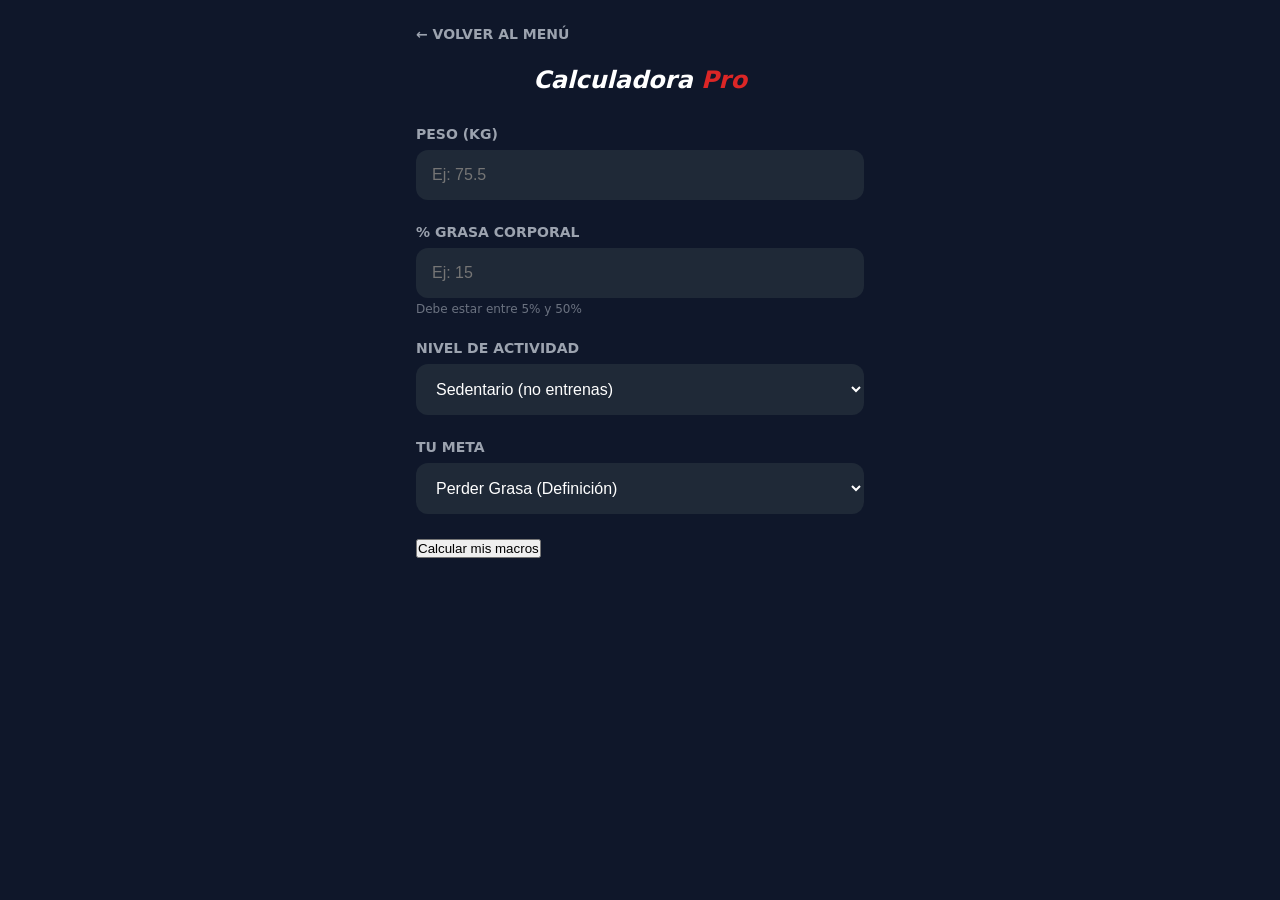
<file: pro.html>
<!DOCTYPE html>
<html lang="es">
<head>
    <meta charset="UTF-8">
    <meta name="viewport" content="width=device-width, initial-scale=1.0, maximum-scale=1.0, user-scalable=yes">
    <title>Calculadora Pro - Fitness Gym</title>
    <link rel="stylesheet" href="css/styles.css">
</head>
<body>
    <div class="calculadora-container">
        <div class="calculadora-wrapper">
            
            <!-- Header -->
            <div class="calc-header">
                <a href="index.html" class="back-link">← Volver al menú</a>
                <h1 class="calc-title">
                    Calculadora <span class="calc-title-red">Pro</span>
                </h1>
            </div>

            <!-- Contenedor del Formulario -->
            <div id="formularioContainer">
                <div class="form-group">
                    <label class="form-label">Peso (kg)</label>
                    <input type="number" id="peso" class="form-input" placeholder="Ej: 75.5" step="0.1">
                </div>

                <div class="form-group">
                    <label class="form-label">% Grasa corporal</label>
                    <input type="number" id="grasa" class="form-input" placeholder="Ej: 15" step="0.1">
                    <p class="form-hint">Debe estar entre 5% y 50%</p>
                </div>

                <div class="form-group">
                    <label class="form-label">Nivel de actividad</label>
                    <select id="actividad" class="form-select">
                        <option value="1.2">Sedentario (no entrenas)</option>
                        <option value="1.375">Ligero (1-2 días gym)</option>
                        <option value="1.55">Moderado (3-4 días)</option>
                        <option value="1.725">Alto (5-6 días)</option>
                        <option value="1.9">Muy alto (entrenamiento intenso)</option>
                    </select>
                </div>

                <div class="form-group">
                    <label class="form-label">Tu meta</label>
                    <select id="objetivo" class="form-select">
                        <option value="perder">Perder Grasa (Definición)</option>
                        <option value="recomposicion">Recomposición (Gana músculo / pierde grasa)</option>
                        <option value="ganar">Ganar Masa Muscular (Volumen)</option>
                    </select>
                </div>

                <button class="btn-primary" onclick="calcular()">Calcular mis macros</button>
            </div>

            <!-- Contenedor de Resultados (oculto inicialmente) -->
            <div id="resultadosContainer" style="display: none;">
                <div class="resultado-card">
                    <p class="resultado-label">Consumo Diario Sugerido</p>
                    <h2 class="resultado-valor" id="caloriasValor">0</h2>
                    <p class="resultado-unidad">Calorías</p>
                </div>

                <div class="macro-item blue">
                    <span class="macro-label">🥩 Proteínas</span>
                    <b class="macro-value" id="proteinasValor">0g</b>
                </div>
                <div class="macro-item green">
                    <span class="macro-label">🍚 Carbohidratos</span>
                    <b class="macro-value" id="carbohidratosValor">0g</b>
                </div>
                <div class="macro-item red">
                    <span class="macro-label">🥑 Grasas</span>
                    <b class="macro-value" id="grasasValor">0g</b>
                </div>

                <button class="btn-primary" onclick="reiniciar()">← Nueva Estimación</button>

                <p class="text-center mt-4" style="cursor: pointer; color: #6b7280; font-size: 0.75rem; text-decoration: underline;" onclick="mostrarModal()">
                    Este cálculo es más preciso, pero sigue siendo una estimación. 
                    <span style="color: #dc2626; font-weight: bold;">Haz clic aquí para saber más.</span>
                </p>
            </div>
        </div>
    </div>

    <!-- Modal -->
    <div id="modal" class="modal-overlay" style="display: none;">
        <div class="modal-content">
            <h3 class="modal-title">¿Por qué sigue siendo una estimación?</h3>
            <div class="modal-body">
                <p><b>• % Grasa:</b> Puede tener error según la báscula.</p>
                <p><b>• Hidratación:</b> Afecta la medición corporal.</p>
                <p><b>• Adaptación metabólica:</b> Tu cuerpo cambia con el tiempo.</p>
                <p><b>• Precisión clínica:</b> Solo métodos como DEXA son exactos.</p>
            </div>
            <button class="modal-btn" onclick="cerrarModal()">Entendido</button>
        </div>
    </div>

    <script>
        // Función para calcular
        function calcular() {
            // Obtener valores
            const peso = parseFloat(document.getElementById('peso').value);
            const grasa = parseFloat(document.getElementById('grasa').value);
            const actividad = parseFloat(document.getElementById('actividad').value);
            const objetivo = document.getElementById('objetivo').value;

            // Validaciones
            if (!peso || !grasa) {
                alert('Por favor completa todos los campos');
                return;
            }

            if (grasa < 5 || grasa > 50) {
                alert('El % de grasa no parece realista (debe estar entre 5% y 50%)');
                return;
            }

            // Katch-McArdle
            const masaMagra = peso * (1 - grasa / 100);
            let calorias = 370 + (21.6 * masaMagra);
            calorias *= actividad;

            // Ajuste por objetivo
            if (objetivo === 'perder') calorias *= 0.8;
            if (objetivo === 'ganar') calorias *= 1.15;
            calorias = Math.round(calorias);

            // Macros según objetivo
            let proteinas = 0;
            let grasasMacro = 0;

            if (objetivo === 'perder') {
                proteinas = peso * 2.3;
                grasasMacro = peso * 0.7;
            } else if (objetivo === 'recomposicion') {
                proteinas = peso * 2.2;
                grasasMacro = peso * 0.8;
            } else {
                proteinas = peso * 1.8;
                grasasMacro = peso * 1;
            }

            proteinas = Math.round(proteinas);
            grasasMacro = Math.round(grasasMacro);

            const caloriasRestantes = calorias - (proteinas * 4 + grasasMacro * 9);
            const carbs = Math.round(caloriasRestantes / 4);

            // Mostrar resultados
            document.getElementById('caloriasValor').innerText = calorias;
            document.getElementById('proteinasValor').innerText = proteinas + 'g';
            document.getElementById('carbohidratosValor').innerText = carbs + 'g';
            document.getElementById('grasasValor').innerText = grasasMacro + 'g';

            // Ocultar formulario, mostrar resultados
            document.getElementById('formularioContainer').style.display = 'none';
            document.getElementById('resultadosContainer').style.display = 'block';
        }

        // Función para reiniciar
        function reiniciar() {
            // Limpiar campos
            document.getElementById('peso').value = '';
            document.getElementById('grasa').value = '';
            document.getElementById('actividad').value = '1.2';
            document.getElementById('objetivo').value = 'perder';

            // Ocultar resultados, mostrar formulario
            document.getElementById('formularioContainer').style.display = 'block';
            document.getElementById('resultadosContainer').style.display = 'none';
        }

        // Funciones del modal
        function mostrarModal() {
            document.getElementById('modal').style.display = 'flex';
            document.body.style.overflow = 'hidden';
        }

        function cerrarModal() {
            document.getElementById('modal').style.display = 'none';
            document.body.style.overflow = 'auto';
        }

        // Cerrar modal si se clickea fuera
        document.getElementById('modal').addEventListener('click', function(e) {
            if (e.target === this) {
                cerrarModal();
            }
        });
    </script>
</body>
</html>
</file>
<file: css/styles.css>
/* Reset y estilos base */
* {
    margin: 0;
    padding: 0;
    box-sizing: border-box;
}

body {
    background-color: #0f172a;
    font-family: system-ui, -apple-system, 'Segoe UI', Roboto, Helvetica, Arial, sans-serif;
    color: white;
    min-height: 100vh;
}

/* Menú principal */
.menu-container {
    padding: 1.5rem;
    display: flex;
    flex-direction: column;
    align-items: center;
    justify-content: center;
    min-height: 100vh;
    overflow: hidden;
}

.menu-content {
    max-width: 28rem;
    width: 100%;
    margin: 0 auto;
    text-align: center;
}

/* Header del menú */
.menu-header {
    margin-bottom: 2.5rem;
}

.logo-container {
    display: flex;
    align-items: center;
    justify-content: center;
    gap: 0.75rem;
}

.logo-icon {
    font-size: 2.5rem;
    filter: drop-shadow(0 4px 6px rgba(0,0,0,0.3));
}

.logo-title {
    font-size: 2.25rem;
    font-weight: 900;
    font-style: italic;
    letter-spacing: -0.05em;
    text-transform: uppercase;
    line-height: 1;
}

.logo-red {
    color: #dc2626;
}

.logo-subtitle {
    color: #71717a;
    margin-top: 0.5rem;
    font-weight: 700;
    text-transform: uppercase;
    font-size: 0.625rem;
    letter-spacing: 0.2em;
}

/* Grid de calculadoras */
.calculadoras-grid {
    display: grid;
    grid-template-columns: repeat(2, 1fr);
    gap: 1.25rem;
    margin-top: 0.5rem;
}

.calculadora-card {
    display: flex;
    flex-direction: column;
}

.card-link {
    display: flex;
    flex-direction: column;
    align-items: center;
    justify-content: center;
    background-color: #1e293b;
    border: 4px solid #eab308;
    border-radius: 25px;
    padding: 2rem 0.5rem;
    text-decoration: none;
    transition: transform 0.2s ease;
    box-shadow: 0 10px 20px rgba(0,0,0,0.3);
}

.card-link:active {
    transform: scale(0.95);
}

.card-icon {
    font-size: 2.8rem;
    margin-bottom: 0.5rem;
}

.card-title {
    font-weight: 900;
    font-size: 0.875rem;
    text-transform: uppercase;
    font-style: italic;
    letter-spacing: 0.05em;
    color: white;
}

.card-description {
    font-size: 0.7rem;
    color: #94a3b8;
    margin-top: 0.5rem;
    text-transform: uppercase;
    font-weight: 600;
    line-height: 1.4;
}

.card-description .highlight {
    color: white;
}

/* Footer */
.menu-footer {
    margin-top: 5rem;
}

.menu-footer p {
    font-size: 0.5625rem;
    color: #52525b;
    text-transform: uppercase;
    letter-spacing: 0.4em;
    font-weight: 900;
    font-style: italic;
}

/* ============================================
   ESTILOS PARA CALCULADORAS (Básica y Pro)
   ============================================ */

/* Contenedor general de calculadoras */
.calculadora-container {
    background-color: #0f172a;
    min-height: 100vh;
    padding: 1.5rem;
}

.calculadora-wrapper {
    max-width: 28rem;
    margin: 0 auto;
}

/* Header de calculadoras */
.calc-header {
    margin-bottom: 2rem;
}

.back-link {
    color: #9ca3af;
    text-decoration: none;
    font-size: 0.875rem;
    font-weight: 700;
    text-transform: uppercase;
    display: inline-flex;
    align-items: center;
    gap: 0.25rem;
    margin-bottom: 1.5rem;
}

.back-link:hover {
    color: white;
}

.calc-title {
    font-size: 1.5rem;
    font-weight: 900;
    font-style: italic;
    text-align: center;
}

.calc-title-red {
    color: #dc2626;
}

/* Formulario */
.form-group {
    margin-bottom: 1.5rem;
}

.form-label {
    display: block;
    font-size: 0.875rem;
    font-weight: 700;
    text-transform: uppercase;
    color: #9ca3af;
    margin-bottom: 0.5rem;
}

.form-input {
    width: 100%;
    padding: 1rem;
    border-radius: 0.75rem;
    background-color: #1f2937;
    border: none;
    outline: none;
    color: white;
    font-size: 1rem;
}

.form-input:focus {
    outline: 2px solid #eab308;
}

.form-select {
    width: 100%;
    padding: 1rem;
    border-radius: 0.75rem;
    background-color: #1f2937;
    border: none;
    outline: none;
    color: white;
    font-size: 1rem;
    cursor: pointer;
}

.form-select:focus {
    outline: 2px solid #eab308;
}

.form-hint {
    font-size: 0.75rem;
    color: #6b7280;
    margin-top: 0.25rem;
}

/* ============================================
   BOTONES PARA PASOS CON 2 BOTONES (Atrás + Siguiente)
   ============================================ */
.btn-paso-atras {
    background-color: #374151;
    color: white;
    font-weight: 700;
    padding: 1rem;
    border-radius: 1rem;
    border: none;
    cursor: pointer;
    transition: transform 0.2s ease;
    font-size: 1rem;
    text-align: center;
    display: flex;
    align-items: center;
    justify-content: center;
    height: 3.75rem;
    width: 100%;
}

.btn-paso-siguiente {
    background-color: #dc2626;
    color: white;
    font-weight: 700;
    padding: 1rem;
    border-radius: 1rem;
    text-transform: uppercase;
    border: none;
    cursor: pointer;
    transition: transform 0.2s ease;
    font-size: 1rem;
    text-align: center;
    display: flex;
    align-items: center;
    justify-content: center;
    height: 3.75rem;
    width: 100%;
}

.btn-paso-atras:active,
.btn-paso-siguiente:active {
    transform: scale(0.98);
}

/* Contenedor para dos botones */
.botones-dos {
    display: flex;
    gap: 0.5rem;
    align-items: stretch;
}

.botones-dos .w-1-3 {
    width: 33.333%;
}

.botones-dos .w-2-3 {
    width: 66.666%;
}

/* ============================================
   BOTÓN PRINCIPAL (para pasos con 1 botón)
   ============================================ */
.btn-principal {
    width: 100%;
    background-color: #dc2626;
    color: white;
    font-weight: 700;
    padding: 1rem;
    border-radius: 1rem;
    text-transform: uppercase;
    border: none;
    cursor: pointer;
    transition: transform 0.2s ease;
    font-size: 1rem;
    text-align: center;
    display: flex;
    align-items: center;
    justify-content: center;
    height: 3.75rem;
}

.btn-principal:active {
    transform: scale(0.98);
}

/* ============================================
   BOTÓN SECUNDARIO (para resultados - Nueva Estimación)
   ============================================ */
.btn-secundario {
    width: 100%;
    background-color: transparent;
    color: #9ca3af;
    font-weight: 700;
    padding: 1rem;
    border-radius: 1rem;
    border: none;
    cursor: pointer;
    transition: color 0.2s ease;
    font-size: 0.875rem;
    text-align: center;
    display: flex;
    align-items: center;
    justify-content: center;
    text-transform: uppercase;
}

.btn-secundario:hover {
    color: white;
}

.btn-secundario:active {
    transform: scale(0.98);
}

/* Botones de género */
.generos-grid {
    display: grid;
    grid-template-columns: repeat(2, 1fr);
    gap: 1rem;
    margin-bottom: 1.5rem;
}

.genero-btn {
    background-color: #1f2937;
    padding: 1.5rem;
    border-radius: 1rem;
    border: 3px solid transparent;
    text-align: center;
    cursor: pointer;
    transition: all 0.2s ease;
}

.genero-btn.active {
    border-color: #eab308;
}

.genero-icon {
    font-size: 2rem;
    margin-bottom: 0.5rem;
}

.genero-text {
    font-weight: 700;
    text-transform: uppercase;
}

/* Resultados */
.resultado-card {
    text-align: center;
    padding: 2rem;
    background-color: #eab308;
    border-radius: 1.5rem;
    color: black;
    margin-bottom: 1.5rem;
}

.resultado-label {
    font-weight: 700;
    text-transform: uppercase;
    font-size: 0.75rem;
    letter-spacing: 0.05em;
    opacity: 0.7;
}

.resultado-valor {
    font-size: 3rem;
    font-weight: 900;
}

.resultado-unidad {
    font-weight: 700;
    text-transform: uppercase;
}

.macro-item {
    background-color: #1f2937;
    padding: 1.25rem;
    border-radius: 1rem;
    display: flex;
    justify-content: space-between;
    margin-bottom: 0.75rem;
}

.macro-item.blue {
    border-left: 4px solid #3b82f6;
}

.macro-item.green {
    border-left: 4px solid #22c55e;
}

.macro-item.red {
    border-left: 4px solid #ef4444;
}

.macro-label {
    font-weight: normal;
}

.macro-value {
    font-weight: 700;
}

/* Modal */
.modal-overlay {
    position: fixed;
    top: 0;
    left: 0;
    right: 0;
    bottom: 0;
    background-color: rgba(0,0,0,0.8);
    backdrop-filter: blur(4px);
    display: flex;
    align-items: center;
    justify-content: center;
    padding: 1.5rem;
    z-index: 1000;
}

.modal-content {
    background-color: #111827;
    border: 1px solid #1f2937;
    padding: 1.5rem;
    border-radius: 1.5rem;
    max-width: 24rem;
    width: 100%;
}

.modal-title {
    color: #dc2626;
    font-weight: 900;
    font-size: 1.25rem;
    text-transform: uppercase;
    margin-bottom: 1rem;
}

.modal-body {
    color: #9ca3af;
    font-size: 0.875rem;
    line-height: 1.6;
    margin-bottom: 1.5rem;
}

.modal-body b {
    color: white;
}

.modal-btn {
    width: 100%;
    background-color: #dc2626;
    color: white;
    font-weight: 700;
    padding: 0.75rem;
    border-radius: 0.75rem;
    text-transform: uppercase;
    border: none;
    cursor: pointer;
}

/* Utilidades */
.hidden {
    display: none;
}

.text-center {
    text-align: center;
}

.mt-4 {
    margin-top: 1rem;
}

.mb-4 {
    margin-bottom: 1rem;
}

.gap-2 {
    gap: 0.5rem;
}

.flex {
    display: flex;
}

.flex-between {
    display: flex;
    justify-content: space-between;
}

.w-1\/3 {
    width: 33.333%;
}

.w-2\/3 {
    width: 66.666%;
}

.w-full {
    width: 100%;
}

/* Barra de progreso */
.progress-bar {
    display: flex;
    align-items: center;
    justify-content: center;
    margin: 1.5rem 0 2rem;
}

.progress-step {
    width: 2rem;
    height: 2rem;
    border-radius: 50%;
    background-color: #1f2937;
    display: flex;
    align-items: center;
    justify-content: center;
    font-weight: bold;
    font-size: 0.875rem;
    color: #9ca3af;
}

.progress-step.active {
    background-color: #dc2626;
    color: white;
}

.progress-step.done {
    background-color: #eab308;
    color: black;
}

.progress-line {
    width: 3rem;
    height: 0.25rem;
    background-color: #1f2937;
    margin: 0 0.5rem;
}

/* Modal de error */
.modal-error-overlay {
    position: fixed;
    top: 0;
    left: 0;
    right: 0;
    bottom: 0;
    background-color: rgba(0,0,0,0.8);
    backdrop-filter: blur(4px);
    display: flex;
    align-items: center;
    justify-content: center;
    padding: 1.5rem;
    z-index: 1001;
}

.modal-error-content {
    background-color: #111827;
    border: 1px solid #dc2626;
    padding: 1.5rem;
    border-radius: 1.5rem;
    max-width: 20rem;
    width: 100%;
    text-align: center;
}

.modal-error-icon {
    font-size: 3rem;
    margin-bottom: 1rem;
}

.modal-error-title {
    color: #dc2626;
    font-weight: 900;
    font-size: 1.25rem;
    margin-bottom: 0.5rem;
}

.modal-error-message {
    color: #9ca3af;
    font-size: 0.875rem;
    margin-bottom: 1.5rem;
    line-height: 1.5;
}

.modal-error-btn {
    background-color: #dc2626;
    color: white;
    font-weight: 700;
    padding: 0.75rem 1.5rem;
    border-radius: 0.75rem;
    border: none;
    cursor: pointer;
    width: 100%;
    font-size: 0.875rem;
}

/* Logo principal */
.logo-img-main {
    width: 150px;
    height: 150px;
    object-fit: contain;
    margin-bottom: 0.5rem;
}

/* Header del menú */
.menu-header {
    margin-bottom: 2rem;
    text-align: center;
}

/* Responsive para móvil */
@media (max-width: 480px) {
    .logo-img-main {
        width: 200px;
        height: 200px;
    }
}

/* Modal de alimentos */
.modal-alimentos-overlay {
    position: fixed;
    top: 0;
    left: 0;
    right: 0;
    bottom: 0;
    background-color: rgba(0,0,0,0.85);
    backdrop-filter: blur(8px);
    display: flex;
    align-items: center;
    justify-content: center;
    padding: 1rem;
    z-index: 1002;
}

.modal-alimentos-content {
    background-color: #111827;
    border: 1px solid #374151;
    border-radius: 1.5rem;
    max-width: 28rem;
    width: 100%;
    max-height: 85vh;
    overflow-y: auto;
    animation: modalFadeIn 0.3s ease;
}

@keyframes modalFadeIn {
    from {
        opacity: 0;
        transform: scale(0.95);
    }
    to {
        opacity: 1;
        transform: scale(1);
    }
}

.modal-alimentos-header {
    padding: 1.25rem;
    border-bottom: 1px solid #374151;
    display: flex;
    justify-content: space-between;
    align-items: center;
}

.modal-alimentos-title {
    font-size: 1.25rem;
    font-weight: 900;
    display: flex;
    align-items: center;
    gap: 0.5rem;
}

.modal-alimentos-close {
    background: none;
    border: none;
    color: #9ca3af;
    font-size: 1.5rem;
    cursor: pointer;
    padding: 0.25rem 0.5rem;
    border-radius: 0.5rem;
}

.modal-alimentos-close:hover {
    background-color: #374151;
    color: white;
}

.modal-alimentos-body {
    padding: 1.25rem;
}

.alimento-item {
    display: flex;
    justify-content: space-between;
    align-items: center;
    padding: 0.75rem 0;
    border-bottom: 1px solid #1f2937;
}

.alimento-nombre {
    font-weight: 500;
}

.alimento-info {
    text-align: right;
}

.alimento-cantidad {
    font-weight: 700;
    color: #eab308;
}

.alimento-detalle {
    font-size: 0.75rem;
    color: #9ca3af;
}

.alimento-tip {
    background-color: #1f2937;
    padding: 0.75rem;
    border-radius: 0.75rem;
    margin-top: 1rem;
    font-size: 0.75rem;
    color: #9ca3af;
    line-height: 1.4;
}

.alimento-tip span {
    color: #eab308;
    font-weight: bold;
}
</file>
